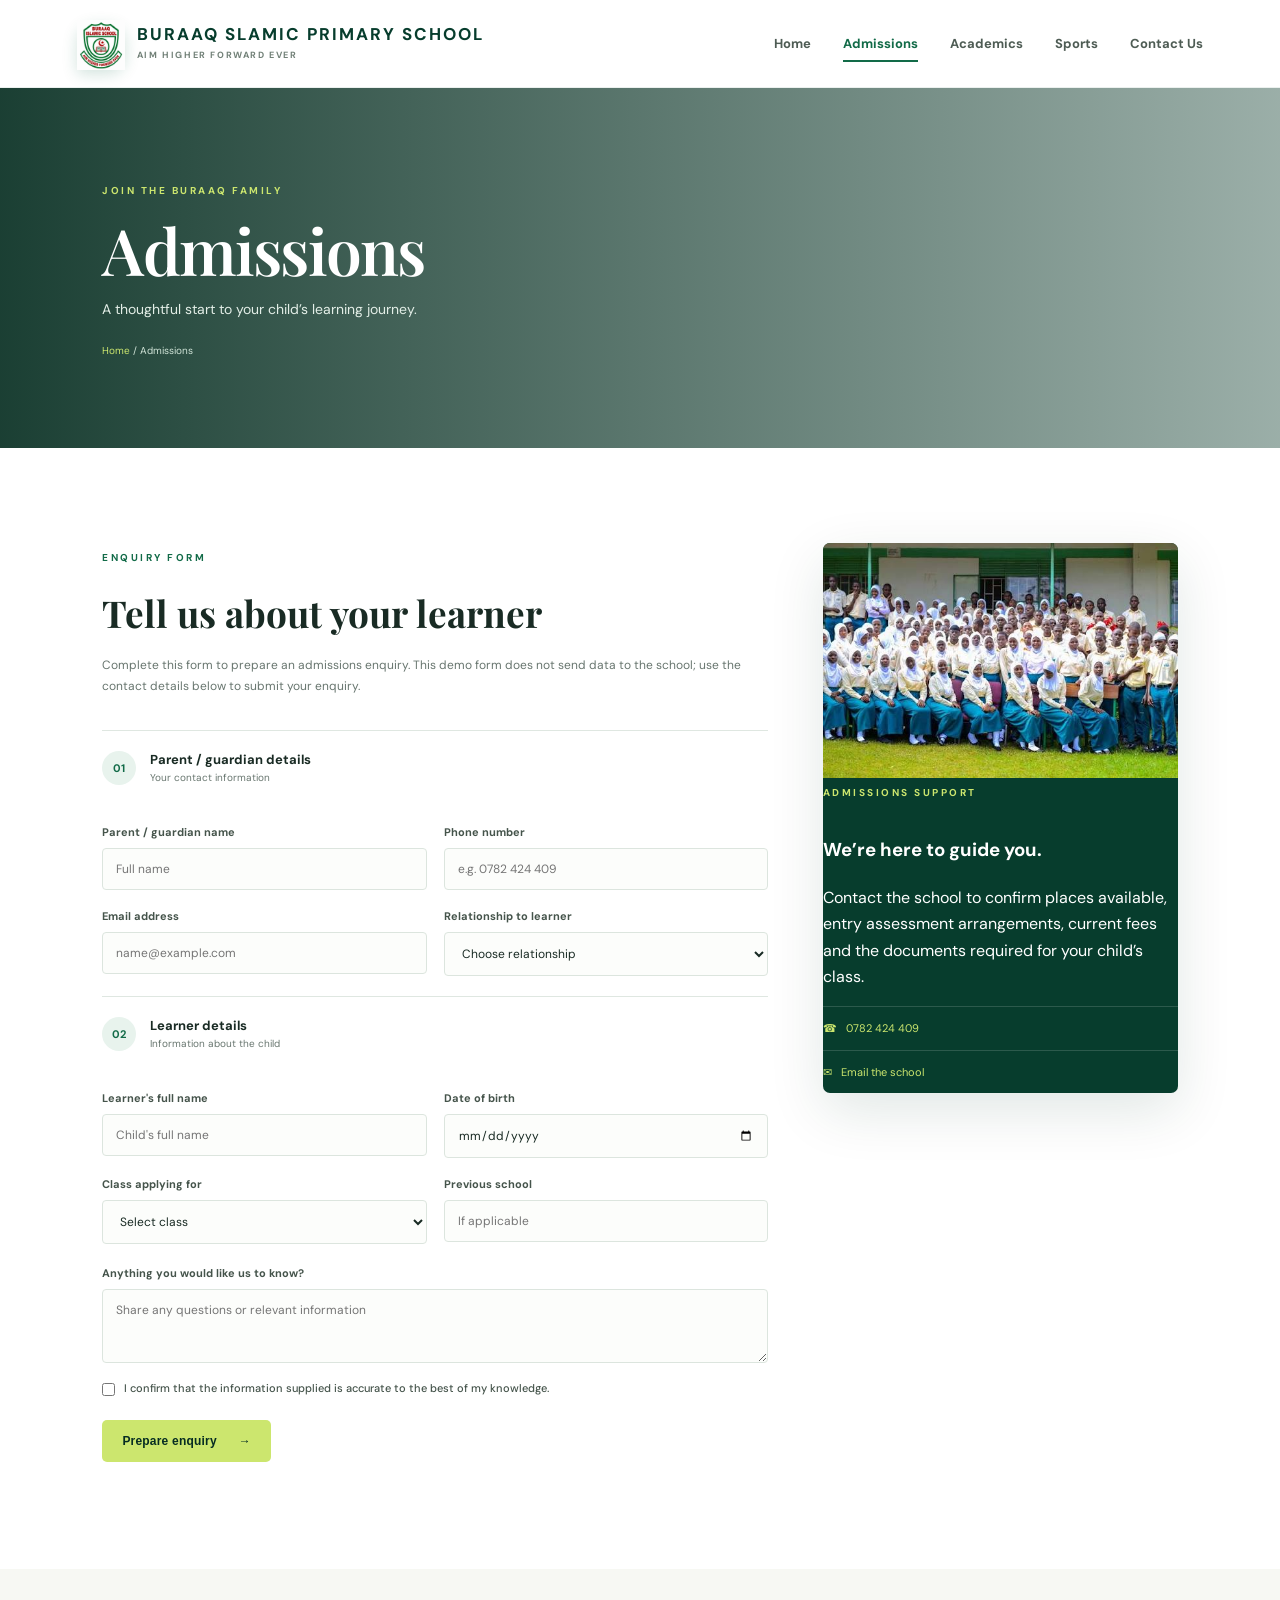
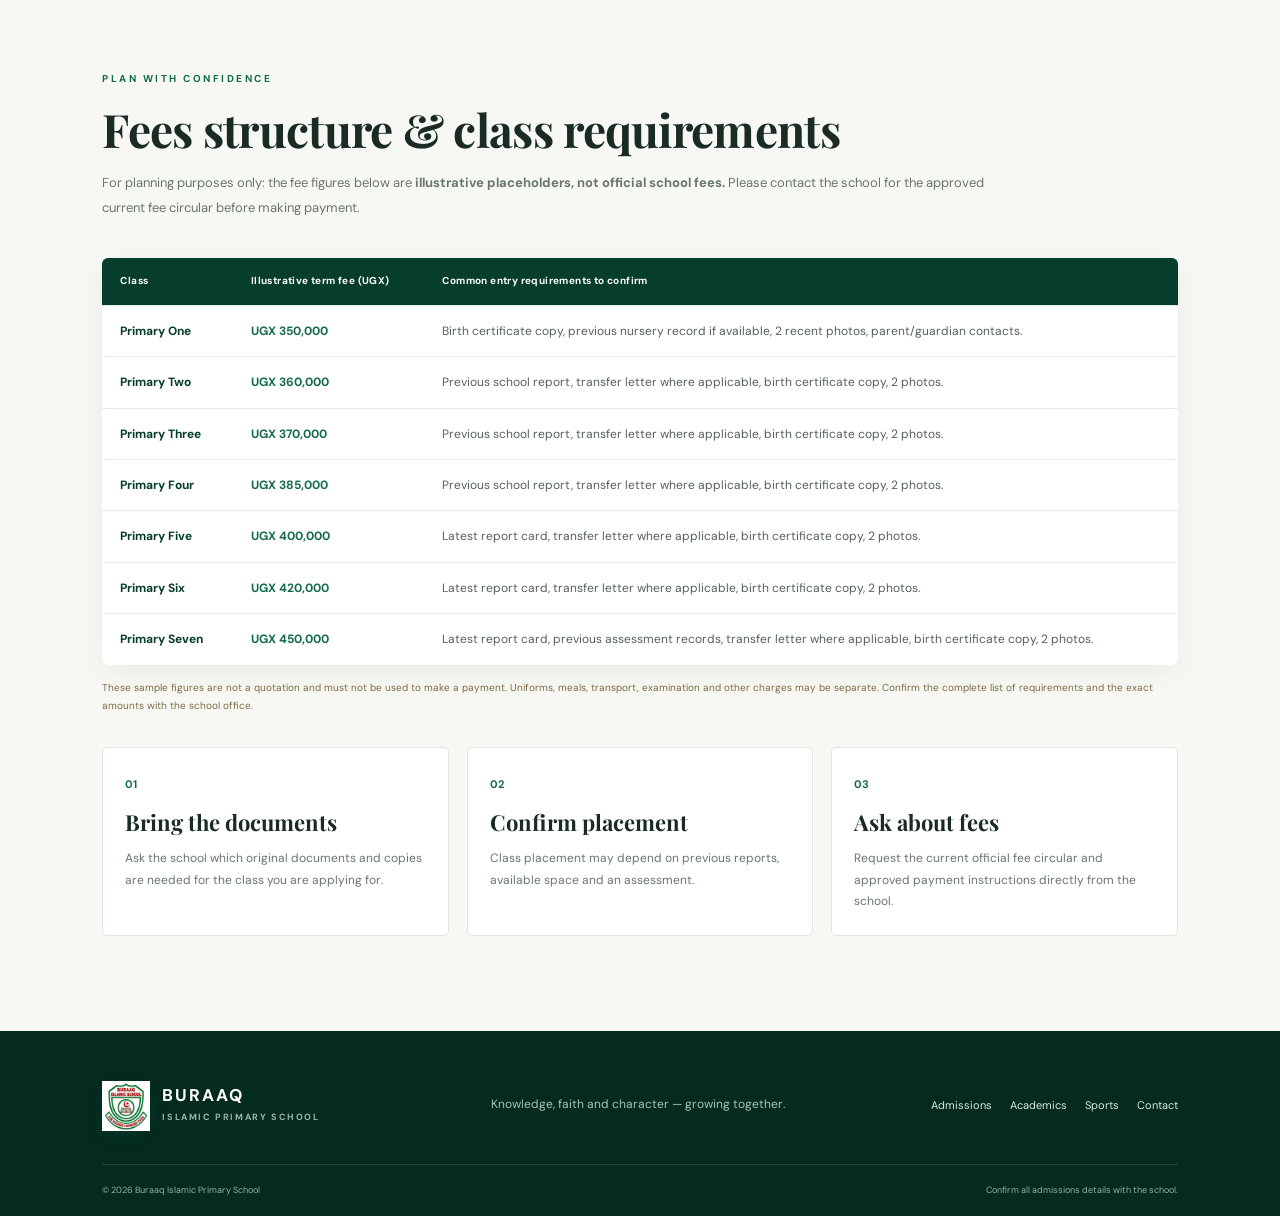
<file: admissions.html>
<!DOCTYPE html>
<html lang="en"><head><meta charset="UTF-8"><meta name="viewport" content="width=device-width, initial-scale=1.0"><title>Admissions | Buraaq Islamic Primary School</title><link rel="stylesheet" href="css/style.css"><script defer src="js/main.js"></script></head>
<body>
<header class="site-header"><a class="brand" href="index.html"><span class="brand-mark"><img src="bardge.jpeg" height="50cm" width="50cm"></span><span><strong>BURAAQ SLAMIC PRIMARY SCHOOL</strong><small>AIM HIGHER FORWARD EVER</small></span></a><button class="menu-toggle" aria-label="Open navigation" aria-expanded="false">☰</button><nav class="main-nav"><a href="index.html">Home</a><a class="active" href="admissions.html">Admissions</a><a href="academics.html">Academics</a><a href="sports.html">Sports</a><a href="contact.html">Contact Us</a></nav></header>
<main>
<section class="page-hero admissions-hero"><div class="page-hero-overlay"></div><div class="page-hero-content"><span class="eyebrow">Join the Buraaq family</span><h1>Admissions</h1><p>A thoughtful start to your child’s learning journey.</p><div class="breadcrumbs"><a href="index.html">Home</a> / Admissions</div></div></section>
<section class="section admissions-layout">
  <div class="admissions-form-wrap"><span class="eyebrow green">Enquiry form</span><h2>Tell us about your learner</h2><p class="muted">Complete this form to prepare an admissions enquiry. This demo form does not send data to the school; use the contact details below to submit your enquiry.</p>
  <form id="admission-form" class="admission-form">
    <div class="form-section-title"><span>01</span><div><b>Parent / guardian details</b><small>Your contact information</small></div></div>
    <div class="form-grid"><label>Parent / guardian name<input name="guardian" required placeholder="Full name"></label><label>Phone number<input name="phone" type="tel" required placeholder="e.g. 0782 424 409"></label><label>Email address<input name="email" type="email" placeholder="name@example.com"></label><label>Relationship to learner<select name="relationship" required><option value="">Choose relationship</option><option>Mother</option><option>Father</option><option>Guardian</option><option>Other</option></select></label></div>
    <div class="form-section-title"><span>02</span><div><b>Learner details</b><small>Information about the child</small></div></div>
    <div class="form-grid"><label>Learner's full name<input name="learner" required placeholder="Child's full name"></label><label>Date of birth<input name="dob" type="date" required></label><label>Class applying for<select name="class" required><option value="">Select class</option><option>Primary One</option><option>Primary Two</option><option>Primary Three</option><option>Primary Four</option><option>Primary Five</option><option>Primary Six</option><option>Primary Seven</option></select></label><label>Previous school<input name="previous" placeholder="If applicable"></label></div>
    <label class="full-label">Anything you would like us to know?<textarea name="message" rows="3" placeholder="Share any questions or relevant information"></textarea></label>
    <label class="check-label"><input type="checkbox" required> I confirm that the information supplied is accurate to the best of my knowledge.</label>
    <button class="btn btn-primary form-submit" type="submit">Prepare enquiry <span>→</span></button><p id="form-feedback" class="form-feedback" aria-live="polite"></p>
  </form></div>
  <aside class="admissions-aside"><img src="s1.jfif"><span class="eyebrow">Admissions support</span><h3>We’re here to guide you.</h3><p>Contact the school to confirm places available, entry assessment arrangements, current fees and the documents required for your child’s class.</p><a href="tel:+256782424409" class="aside-contact">☎ &nbsp; 0782 424 409</a><a href="mailto:buraaqislamicprimaryschool@gmail.com" class="aside-contact">✉ &nbsp; Email the school</a></div></aside>
</section>
<section class="section fees-section"><div class="section-heading"><span class="eyebrow green">Plan with confidence</span><h2>Fees structure & class requirements</h2><p>For planning purposes only: the fee figures below are <strong>illustrative placeholders, not official school fees.</strong> Please contact the school for the approved current fee circular before making payment.</p></div>
<div class="table-wrap"><table class="fees-table"><thead><tr><th>Class</th><th>Illustrative term fee (UGX)</th><th>Common entry requirements to confirm</th></tr></thead><tbody>
<tr><td><b>Primary One</b></td><td>UGX 350,000</td><td>Birth certificate copy, previous nursery record if available, 2 recent photos, parent/guardian contacts.</td></tr>
<tr><td><b>Primary Two</b></td><td>UGX 360,000</td><td>Previous school report, transfer letter where applicable, birth certificate copy, 2 photos.</td></tr>
<tr><td><b>Primary Three</b></td><td>UGX 370,000</td><td>Previous school report, transfer letter where applicable, birth certificate copy, 2 photos.</td></tr>
<tr><td><b>Primary Four</b></td><td>UGX 385,000</td><td>Previous school report, transfer letter where applicable, birth certificate copy, 2 photos.</td></tr>
<tr><td><b>Primary Five</b></td><td>UGX 400,000</td><td>Latest report card, transfer letter where applicable, birth certificate copy, 2 photos.</td></tr>
<tr><td><b>Primary Six</b></td><td>UGX 420,000</td><td>Latest report card, transfer letter where applicable, birth certificate copy, 2 photos.</td></tr>
<tr><td><b>Primary Seven</b></td><td>UGX 450,000</td><td>Latest report card, previous assessment records, transfer letter where applicable, birth certificate copy, 2 photos.</td></tr>
</tbody></table></div>
<p class="table-note">These sample figures are not a quotation and must not be used to make a payment. Uniforms, meals, transport, examination and other charges may be separate. Confirm the complete list of requirements and the exact amounts with the school office.</p>
<div class="requirement-cards"><article><span>01</span><h3>Bring the documents</h3><p>Ask the school which original documents and copies are needed for the class you are applying for.</p></article><article><span>02</span><h3>Confirm placement</h3><p>Class placement may depend on previous reports, available space and an assessment.</p></article><article><span>03</span><h3>Ask about fees</h3><p>Request the current official fee circular and approved payment instructions directly from the school.</p></article></div>
</section>
</main><footer class="site-footer"><div class="footer-main"><a class="brand brand-light" href="index.html"><span class="brand-mark"><img src="bardge.jpeg" height="50cm" width="50cm"></span><span><strong>BURAAQ</strong><small>ISLAMIC PRIMARY SCHOOL</small></span></a><p>Knowledge, faith and character — growing together.</p><div class="footer-links"><a href="admissions.html">Admissions</a><a href="academics.html">Academics</a><a href="sports.html">Sports</a><a href="contact.html">Contact</a></div></div><div class="footer-bottom"><span>© <span class="year"></span> Buraaq Islamic Primary School</span><span>Confirm all admissions details with the school.</span></div></footer>
</body></html>
</file>
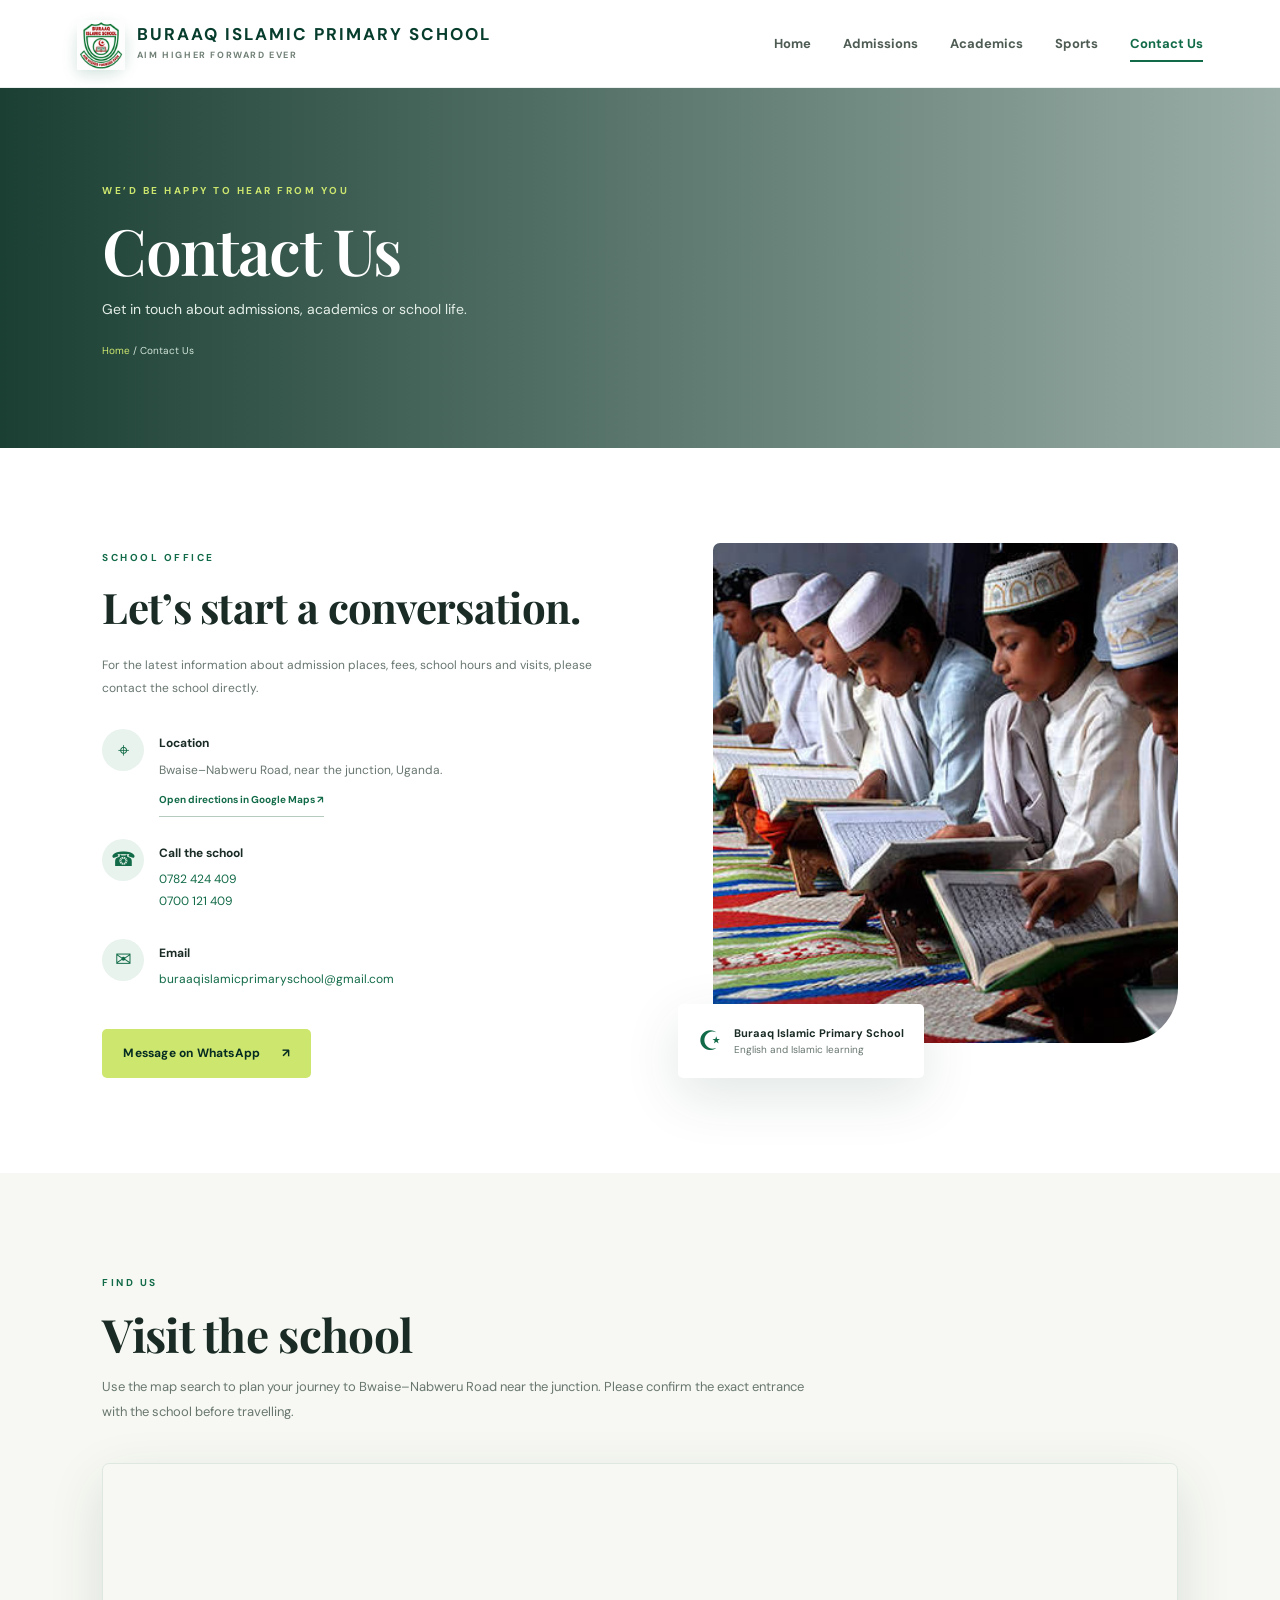
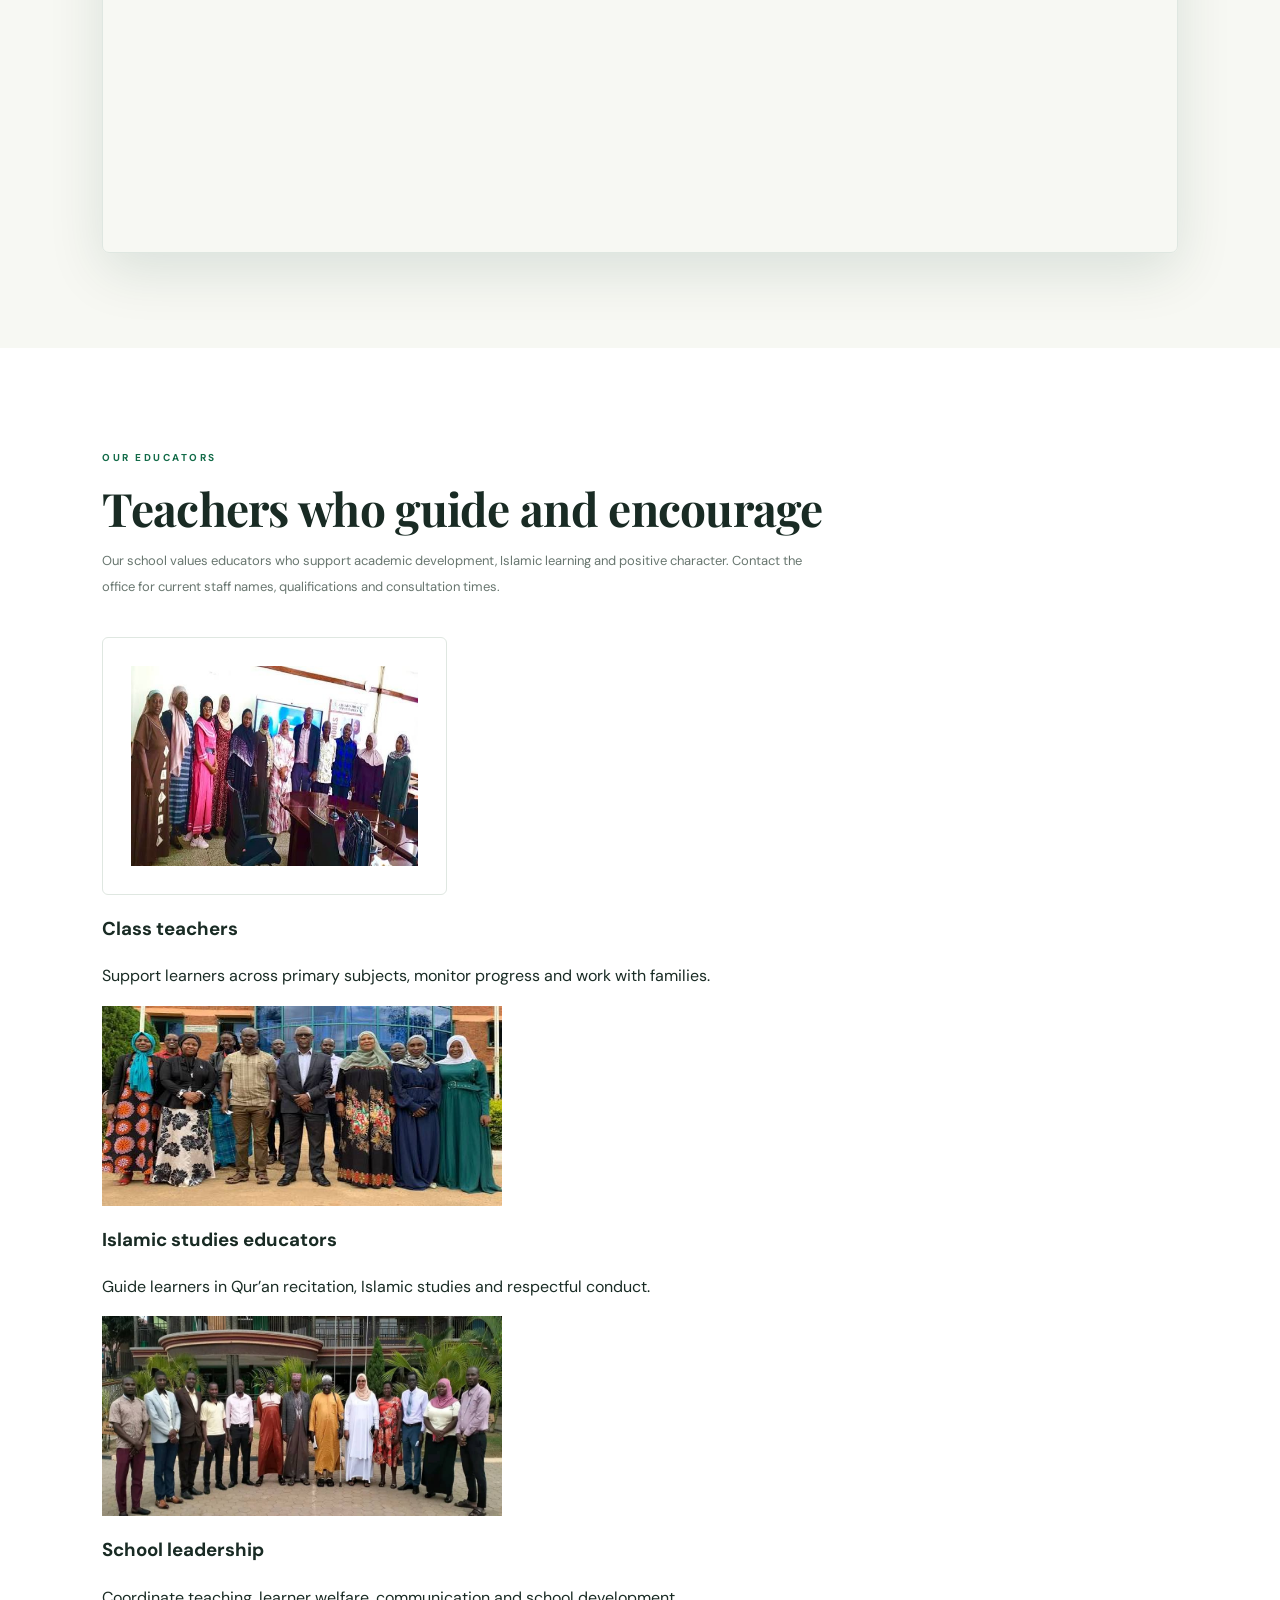
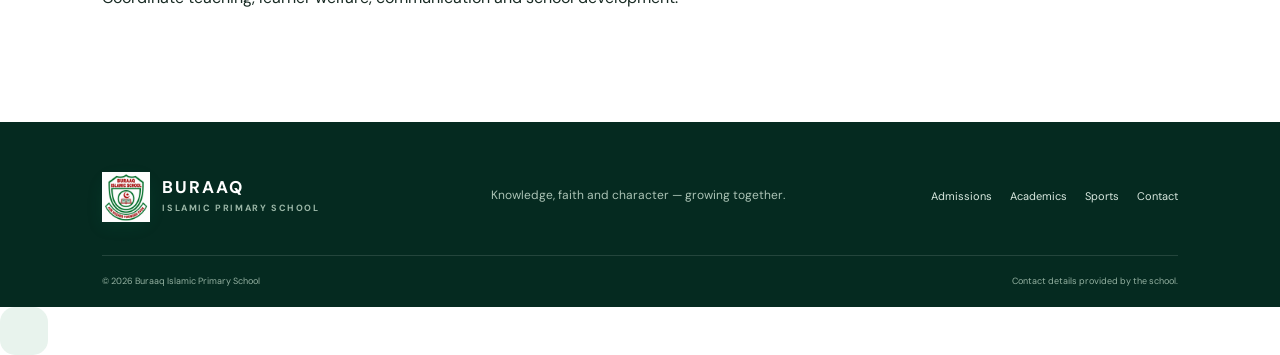
<file: contact.html>
<!DOCTYPE html>
<html lang="en"><head><meta charset="UTF-8"><meta name="viewport" content="width=device-width, initial-scale=1.0"><title>Contact Us | Buraaq Islamic Primary School</title><link rel="stylesheet" href="css/style.css"><script defer src="js/main.js"></script></head>
<body><header class="site-header"><a class="brand" href="index.html"><span class="brand-mark"><img src="bardge.jpeg" height="50cm" width="50cm"></span><span><strong>BURAAQ ISLAMIC PRIMARY SCHOOL</strong><small>AIM HIGHER FORWARD EVER</small></span></a><button class="menu-toggle" aria-label="Open navigation" aria-expanded="false">☰</button><nav class="main-nav"><a href="index.html">Home</a><a href="admissions.html">Admissions</a><a href="academics.html">Academics</a><a href="sports.html">Sports</a><a class="active" href="contact.html">Contact Us</a></nav></header>
<main><section class="page-hero contact-hero"><div class="page-hero-overlay"></div><div class="page-hero-content"><span class="eyebrow">We’d be happy to hear from you</span><h1>Contact Us</h1><p>Get in touch about admissions, academics or school life.</p><div class="breadcrumbs"><a href="index.html">Home</a> / Contact Us</div></div></section>
<section class="section contact-layout"><div class="contact-info"><span class="eyebrow green">School office</span><h2>Let’s start a conversation.</h2><p>For the latest information about admission places, fees, school hours and visits, please contact the school directly.</p>
<div class="contact-item"><span class="contact-icon">⌖</span><div><b>Location</b><p>Bwaise–Nabweru Road, near the junction, Uganda.</p><a class="text-link" target="_blank" rel="noopener" href="https://www.google.com/maps/search/?api=1&query=Bwaise-Nabweru+Road+near+the+junction+Kampala+Uganda">Open directions in Google Maps ↗</a></div></div>
<div class="contact-item"><span class="contact-icon">☎</span><div><b>Call the school</b><p><a href="tel:+256782424409">0782 424 409</a><br><a href="tel:+256700121409">0700 121 409</a></p></div></div>
<div class="contact-item"><span class="contact-icon">✉</span><div><b>Email</b><p><a href="mailto:buraaqislamicprimaryschool@gmail.com">buraaqislamicprimaryschool@gmail.com</a></p></div></div>
<a class="btn btn-primary contact-call" href="https://wa.me/256782424409" target="_blank" rel="noopener">Message on WhatsApp <span>↗</span></a>
</div>
<div class="contact-photo-wrap"><img src="qnr.jfif"><div class="contact-photo-caption"><span>☪</span><div><b>Buraaq Islamic Primary School</b><small>English and Islamic learning</small></div></div></div></section>
<section class="section map-section"><div class="section-heading"><span class="eyebrow green">Find us</span><h2>Visit the school</h2><p>Use the map search to plan your journey to Bwaise–Nabweru Road near the junction. Please confirm the exact entrance with the school before travelling.</p></div><div class="map-frame"><iframe title="Google Maps search for Buraaq Islamic Primary School near Bwaise-Nabweru Road" src="https://maps.google.com/maps?q=Bwaise-Nabweru%20Road%20near%20the%20junction%20Kampala%20Uganda&t=&z=13&ie=UTF8&iwloc=&output=embed" loading="lazy" referrerpolicy="no-referrer-when-downgrade"></iframe></div></section>
<section class="section teacher-section"><div class="section-heading"><span class="eyebrow green">Our educators</span><h2>Teachers who guide and encourage</h2><p>Our school values educators who support academic development, Islamic learning and positive character. Contact the office for current staff names, qualifications and consultation times.</p></div><div class="teacher-grid"><article><img src="schc.jfif" height="200cm" width="700cm"></div><h3>Class teachers</h3><p>Support learners across primary subjects, monitor progress and work with families.</p></article><article><img src="scht.jfif" height="200cm" width="400cm"></div><h3>Islamic studies educators</h3><p>Guide learners in Qur’an recitation, Islamic studies and respectful conduct.</p></article><article><img src="schl.jpeg" height="200cm" width="400cm"></div><h3>School leadership</h3><p>Coordinate teaching, learner welfare, communication and school development.</p></article></div></section>
</main><footer class="site-footer"><div class="footer-main"><a class="brand brand-light" href="index.html"><span class="brand-mark"><img src="bardge.jpeg" height="50cm" width="50cm"></span><span><strong>BURAAQ</strong><small>ISLAMIC PRIMARY SCHOOL</small></span></a><p>Knowledge, faith and character — growing together.</p><div class="footer-links"><a href="admissions.html">Admissions</a><a href="academics.html">Academics</a><a href="sports.html">Sports</a><a href="contact.html">Contact</a></div></div><div class="footer-bottom"><span>© <span class="year"></span> Buraaq Islamic Primary School</span><span>Contact details provided by the school.</span></div></footer></body></html>
<div class="teacher-symbol">
</file>
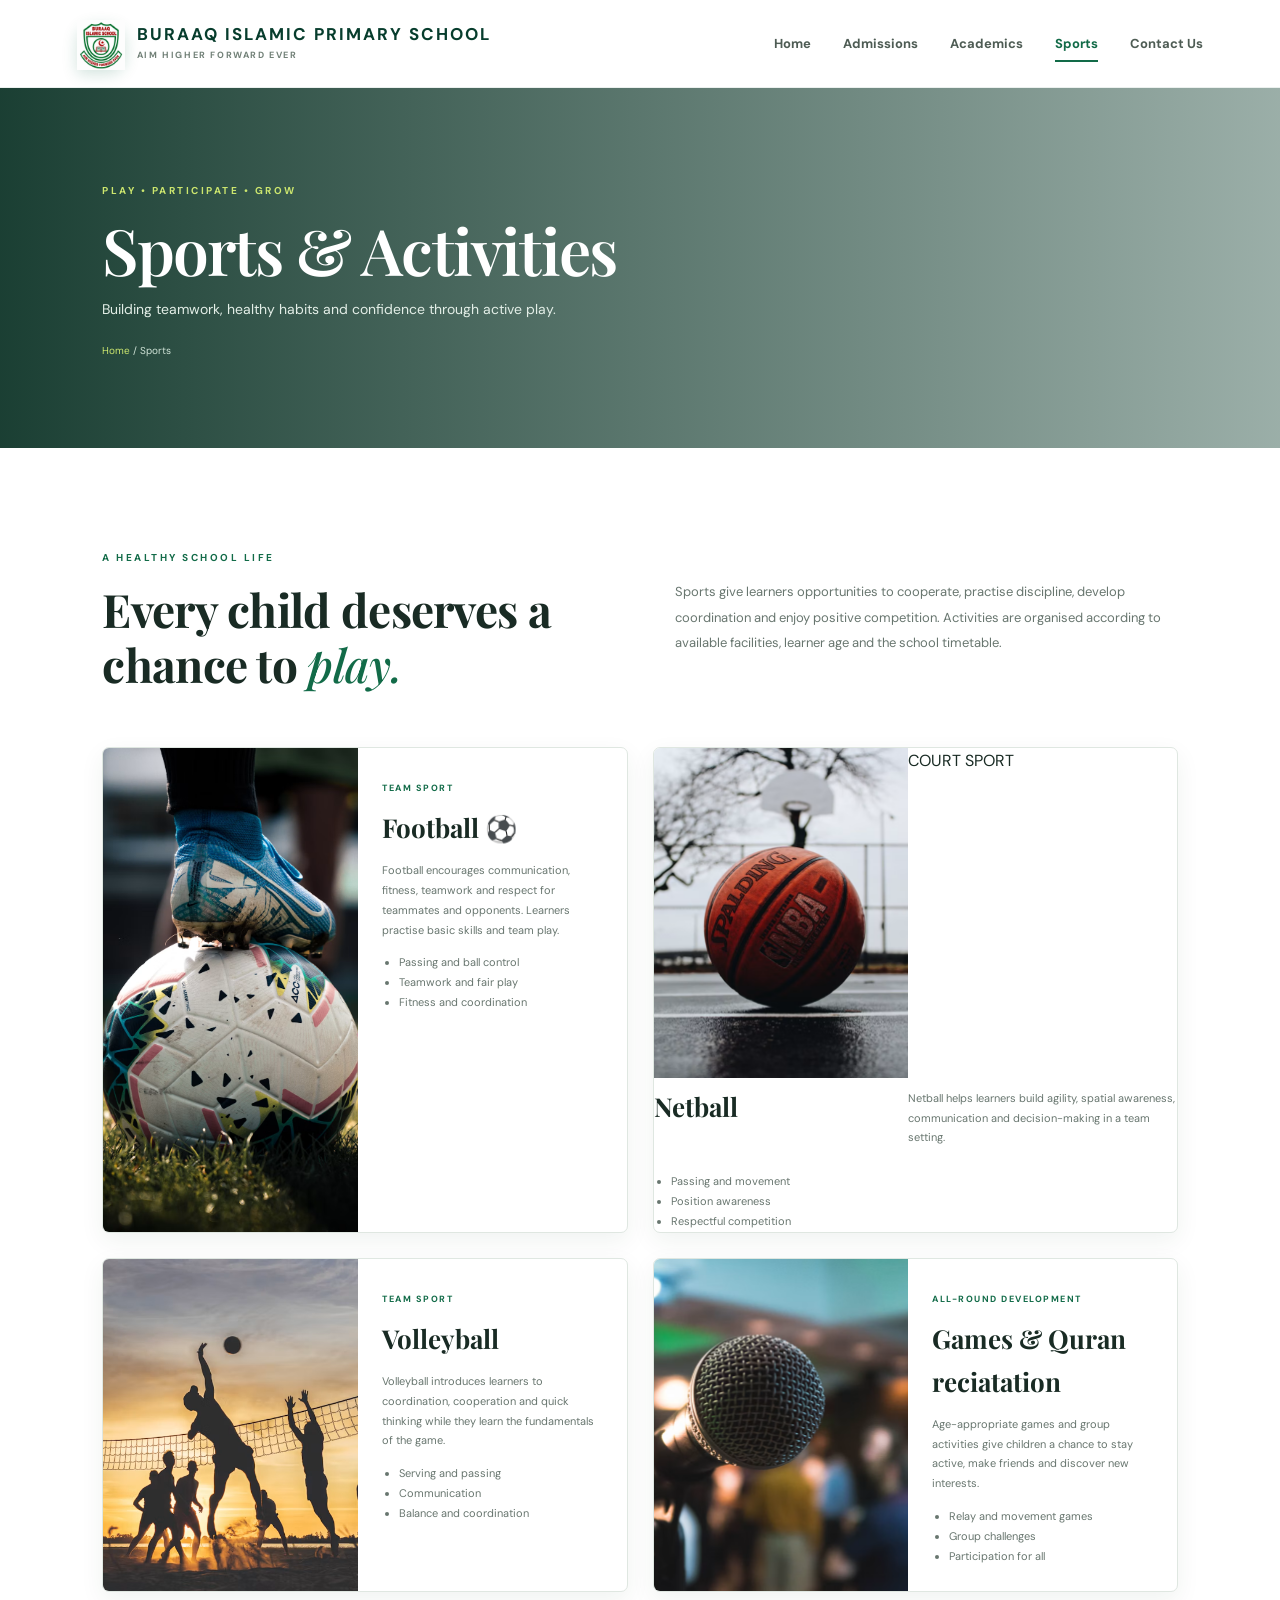
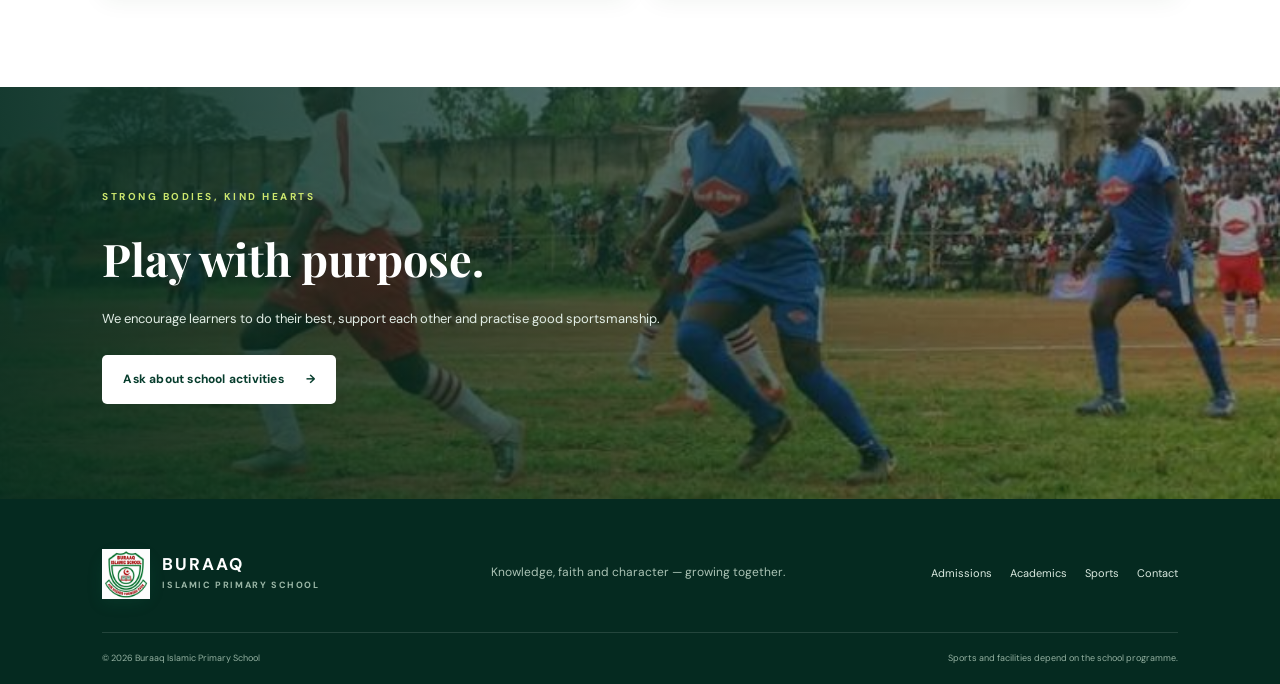
<file: sports.html>
<!DOCTYPE html>
<html lang="en"><head><meta charset="UTF-8"><meta name="viewport" content="width=device-width, initial-scale=1.0"><title>Sports & Activities | Buraaq Islamic Primary School</title><link rel="stylesheet" href="css/style.css"><script defer src="js/main.js"></script></head>
<body><header class="site-header"><a class="brand" href="index.html"><span class="brand-mark"><img src="bardge.jpeg" height="50cm" width="50cm"></span><span><strong>BURAAQ ISLAMIC PRIMARY SCHOOL</strong><small>AIM HIGHER FORWARD EVER</small></span></a><button class="menu-toggle" aria-label="Open navigation" aria-expanded="false">☰</button><nav class="main-nav"><a href="index.html">Home</a><a href="admissions.html">Admissions</a><a href="academics.html">Academics</a><a class="active" href="sports.html">Sports</a><a href="contact.html">Contact Us</a></nav></header>
<main><section class="page-hero sports-hero"><div class="page-hero-overlay"></div><div class="page-hero-content"><span class="eyebrow">Play • Participate • Grow</span><h1>Sports & Activities</h1><p>Building teamwork, healthy habits and confidence through active play.</p><div class="breadcrumbs"><a href="index.html">Home</a> / Sports</div></div></section>
<section class="section sports-intro"><div><span class="eyebrow green">A healthy school life</span><h2>Every child deserves a chance to <em>play.</em></h2></div><p>Sports give learners opportunities to cooperate, practise discipline, develop coordination and enjoy positive competition. Activities are organised according to available facilities, learner age and the school timetable.</p></section>
<section class="section sport-grid">
<article class="sport-card"><img src="foot.avif"><div class="sport-card-content"><span class="sport-tag">TEAM SPORT</span><h3>Football ⚽</h3><p>Football encourages communication, fitness, teamwork and respect for teammates and opponents. Learners practise basic skills and team play.</p><ul><li>Passing and ball control</li><li>Teamwork and fair play</li><li>Fitness and coordination</li></ul></div></article>
<article class="sport-card"><img src="net.avif">COURT SPORT</span><h3>Netball</h3><p>Netball helps learners build agility, spatial awareness, communication and decision-making in a team setting.</p><ul><li>Passing and movement</li><li>Position awareness</li><li>Respectful competition</li></ul></div></article>
<article class="sport-card"><img src="volley.avif"><div class="sport-card-content"><span class="sport-tag">TEAM SPORT</span><h3>Volleyball</h3><p>Volleyball introduces learners to coordination, cooperation and quick thinking while they learn the fundamentals of the game.</p><ul><li>Serving and passing</li><li>Communication</li><li>Balance and coordination</li></ul></div></article>
<article class="sport-card"><img src="rec.avif"><div class="sport-card-content"><span class="sport-tag">ALL-ROUND DEVELOPMENT</span><h3>Games & Quran reciatation</h3><p>Age-appropriate games and group activities give children a chance to stay active, make friends and discover new interests.</p><ul><li>Relay and movement games</li><li>Group challenges</li><li>Participation for all</li></ul></div></article>
</section>
<section class="section sports-banner"><img src="sp.jfif"><div><span class="eyebrow">Strong bodies, kind hearts</span><h2>Play with purpose.</h2><p>We encourage learners to do their best, support each other and practise good sportsmanship.</p><a class="btn btn-light" href="contact.html">Ask about school activities <span>→</span></a></div></section>
</main><footer class="site-footer"><div class="footer-main"><a class="brand brand-light" href="index.html"><span class="brand-mark"><img src="bardge.jpeg" height="50cm" width="50cm"></span><span><strong>BURAAQ</strong><small>ISLAMIC PRIMARY SCHOOL</small></span></a><p>Knowledge, faith and character — growing together.</p><div class="footer-links"><a href="admissions.html">Admissions</a><a href="academics.html">Academics</a><a href="sports.html">Sports</a><a href="contact.html">Contact</a></div></div><div class="footer-bottom"><span>© <span class="year"></span> Buraaq Islamic Primary School</span><span>Sports and facilities depend on the school programme.</span></div></footer></body></html>
</file>
<file: css/style.css>
@import url('https://fonts.googleapis.com/css2?family=DM+Sans:wght@400;500;600;700&family=Playfair+Display:ital,wght@0,500;0,600;0,700;1,500;1,600&display=swap');
:root{--green:#126b48;--green-dark:#073d2d;--green-deep:#062c22;--mint:#e8f3ed;--lime:#cce66e;--gold:#e9bd62;--ink:#192b24;--muted:#68766f;--cream:#f7f8f3;--white:#fff;--line:#dfe7e1;--shadow:0 18px 55px rgba(7,61,45,.12)}
*{box-sizing:border-box}html{scroll-behavior:smooth}body{margin:0;font-family:'DM Sans',sans-serif;color:var(--ink);background:#fff;line-height:1.65}img{max-width:100%;display:block}a{color:inherit;text-decoration:none}.site-header{height:88px;padding:0 clamp(20px,6vw,90px);display:flex;align-items:center;justify-content:space-between;gap:24px;background:#fff;position:relative;z-index:10;border-bottom:1px solid rgba(10,70,48,.08)}.brand{display:flex;align-items:center;gap:12px;min-width:max-content}.brand-mark{display:grid;place-items:center;width:48px;height:48px;border-radius:16px 16px 16px 4px;background:var(--green);color:white;font-size:30px;font-family:serif;box-shadow:0 6px 15px #126b4830}.brand strong{display:block;font-size:17px;letter-spacing:2px;color:var(--green-dark);line-height:1.2}.brand small{display:block;font-size:9px;letter-spacing:1.6px;font-weight:700;color:#718077;margin-top:4px}.main-nav{display:flex;align-items:center;gap:clamp(14px,2.5vw,34px)}.main-nav a{font-size:13px;font-weight:700;color:#4e5c54;position:relative;padding:8px 0}.main-nav a:after{content:"";position:absolute;left:0;right:100%;bottom:0;height:2px;background:var(--green);transition:.25s}.main-nav a:hover:after,.main-nav a.active:after{right:0}.main-nav a.active{color:var(--green)}.menu-toggle{display:none;background:var(--mint);border:0;border-radius:10px;padding:10px 13px;font-size:22px;color:var(--green)}
.hero{min-height:660px;background-image:url('https://images.unsplash.com/photo-1509062522246-3755977927d7?auto=format&fit=crop&w=2000&q=90');background-size:cover;background-position:center;position:relative;display:flex;align-items:center;color:white}.hero-shade,.page-hero-overlay{position:absolute;inset:0;background:linear-gradient(90deg,rgba(4,44,31,.94) 0%,rgba(5,54,38,.82) 43%,rgba(5,54,38,.18) 100%)}.hero-content{position:relative;z-index:1;max-width:730px;padding:80px clamp(24px,8vw,125px)}.eyebrow{text-transform:uppercase;font-size:10px;letter-spacing:2.5px;font-weight:700;color:var(--lime);display:inline-block;margin-bottom:15px}.eyebrow.green{color:var(--green);}.hero h1,.page-hero h1{font-family:'Playfair Display',serif;font-size:clamp(44px,6vw,76px);line-height:1.08;letter-spacing:-1.8px;margin:0 0 24px;font-weight:600}.hero h1 em,.section-copy h2 em,.sports-intro h2 em{color:var(--lime);font-weight:500}.hero-content>p{font-size:16px;color:#e1eee6;max-width:560px;line-height:1.9;margin-bottom:28px}.hero-actions{display:flex;flex-wrap:wrap;gap:12px}.btn{display:inline-flex;align-items:center;justify-content:center;gap:22px;padding:14px 20px;border-radius:5px;font-size:12px;font-weight:700;letter-spacing:.2px;transition:transform .2s,background .2s;border:1px solid transparent}.btn:hover{transform:translateY(-2px)}.btn-primary{background:var(--lime);color:var(--green-deep)}.btn-primary:hover{background:#d9f28c}.btn-outline{border-color:#ffffff8c;color:white;background:#ffffff12}.btn-light{background:white;color:var(--green-dark)}.hero-note{display:flex;align-items:center;gap:12px;margin-top:48px}.note-icon{width:44px;height:44px;border:1px solid #ffffff50;border-radius:50%;display:grid;place-items:center;color:var(--lime);font-size:24px}.hero-note strong,.hero-note small{display:block}.hero-note strong{font-size:12px}.hero-note small{font-size:10px;color:#d0e2d7;margin-top:3px}.hero-caption{position:absolute;bottom:25px;right:clamp(20px,6vw,90px);font-size:10px;letter-spacing:1.5px;text-transform:uppercase;color:#e1eee6}.trust-strip{padding:26px clamp(20px,8vw,125px);display:grid;grid-template-columns:repeat(4,1fr);gap:18px;background:var(--cream);border-bottom:1px solid var(--line)}.trust-strip div{display:flex;align-items:center;gap:14px;border-right:1px solid var(--line)}.trust-strip div:last-child{border:0}.trust-strip strong{font-family:'Playfair Display',serif;font-size:25px;color:var(--green)}.trust-strip span{font-size:11px;font-weight:700;color:#55635a}
.section{padding:95px clamp(22px,8vw,125px)}.intro-grid{display:grid;grid-template-columns:1fr 1fr;align-items:center;gap:clamp(40px,8vw,105px)}.image-stack{position:relative;padding:0 42px 42px 0}.image-main{width:100%;height:430px;object-fit:cover;border-radius:8px 8px 8px 50px}.image-inset{position:absolute;right:0;bottom:0;width:43%;height:190px;border:8px solid white;border-radius:6px;box-shadow:var(--shadow);overflow:hidden}.image-inset img{height:100%;width:100%;object-fit:cover}.floating-label{position:absolute;left:-20px;bottom:65px;background:white;box-shadow:var(--shadow);padding:14px 18px;display:flex;gap:10px;align-items:center;border-radius:4px}.floating-label span{font-size:25px;color:var(--green)}.floating-label b{font-size:11px;line-height:1.45}.section-copy h2,.section-heading h2,.cta-row h2,.academic-cta h2,.sports-intro h2,.contact-info h2{font-family:'Playfair Display',serif;font-size:clamp(31px,4vw,46px);line-height:1.2;letter-spacing:-.7px;margin:0 0 22px}.section-copy h2 em,.sports-intro h2 em{color:var(--green)}.section-copy p,.section-heading p,.sports-intro>p{font-size:13px;color:var(--muted);line-height:1.95}.text-link{font-size:12px;font-weight:700;color:var(--green);display:inline-flex;gap:18px;align-items:center;border-bottom:1px solid #b4cbbd;padding-bottom:7px;margin-top:13px}.dark-section{background:var(--green-dark);color:white}.section-heading{max-width:720px;margin-bottom:38px}.section-heading.centered{text-align:center;margin-left:auto;margin-right:auto}.section-heading h2{margin-bottom:12px}.section-heading p{margin:0}.dark-section .section-heading p{color:#b9d0c4}.feature-grid{display:grid;grid-template-columns:repeat(3,1fr);gap:22px}.feature-card{background:#fff;color:var(--ink);border-radius:7px;overflow:hidden}.feature-card img{height:210px;width:100%;object-fit:cover}.feature-card>div{padding:23px 24px 28px}.feature-number{font-size:9px;letter-spacing:2px;color:var(--green);font-weight:700}.feature-card h3,.requirement-cards h3,.teacher-grid h3{font-family:'Playfair Display',serif;font-size:22px;margin:8px 0}.feature-card p,.requirement-cards p,.teacher-grid p{font-size:12px;color:var(--muted);line-height:1.8;margin:0}.quote-band{text-align:center;background:var(--mint);padding-top:70px;padding-bottom:70px}.quote-mark{font-family:Georgia,serif;color:var(--green);font-size:70px;line-height:.8}.quote-band blockquote{max-width:790px;margin:20px auto;font-family:'Playfair Display',serif;font-size:clamp(24px,3vw,36px);line-height:1.4}.quote-band>span{font-size:9px;letter-spacing:2px;color:var(--green);font-weight:700}.cta-row,.academic-cta{display:flex;align-items:center;justify-content:space-between;gap:30px}.cta-row h2,.academic-cta h2{font-size:34px;margin-bottom:8px}.cta-row p,.academic-cta p{font-size:13px;color:var(--muted);margin:0}
.site-footer{background:#052a20;color:#d9e8df;padding:50px clamp(22px,8vw,125px) 0}.footer-main{display:grid;grid-template-columns:1.1fr 1fr 1fr;align-items:center;gap:25px;padding-bottom:35px}.brand-light .brand-mark{background:var(--lime);color:var(--green-dark)}.brand-light strong{color:white}.brand-light small{color:#9bb7a7}.footer-main>p{font-size:12px;color:#abc3b5}.footer-links{display:flex;justify-content:flex-end;flex-wrap:wrap;gap:18px}.footer-links a{font-size:11px;color:#d9e8df}.footer-bottom{border-top:1px solid #ffffff20;display:flex;justify-content:space-between;gap:15px;padding:18px 0;font-size:9px;color:#94b1a1}
.page-hero{min-height:360px;position:relative;display:flex;align-items:center;background-size:cover;background-position:center;color:white}.admissions-hero{background-image:url('https://images.unsplash.com/photo-1509062522246-3755977927d7?auto=format&fit=crop&w=1800&q=85')}.academics-hero{background-image:url('https://images.unsplash.com/photo-1503676260728-1c00da094a0b?auto=format&fit=crop&w=1800&q=85')}.sports-hero{background-image:url('https://images.unsplash.com/photo-1529390079861-591de354faf5?auto=format&fit=crop&w=1800&q=85')}.contact-hero{background-image:url('https://images.unsplash.com/photo-1497366754035-f200968a6e72?auto=format&fit=crop&w=1800&q=85')}.page-hero-overlay{background:linear-gradient(90deg,rgba(4,44,31,.91),rgba(5,54,38,.4))}.page-hero-content{position:relative;padding:65px clamp(22px,8vw,125px);max-width:900px}.page-hero h1{font-size:clamp(44px,5.5vw,64px);margin-bottom:14px}.page-hero-content>p{margin:0 0 22px;color:#e3eee7;font-size:14px}.breadcrumbs{font-size:10px;color:#d1e4d8}.breadcrumbs a{color:var(--lime)}
.admissions-layout{display:grid;grid-template-columns:1.5fr .8fr;gap:55px;align-items:start}.admissions-form-wrap h2{font-family:'Playfair Display',serif;font-size:37px;margin:0 0 8px}.muted{font-size:12px;color:var(--muted);line-height:1.8}.admission-form{margin-top:32px}.form-section-title{display:flex;align-items:center;gap:14px;padding:18px 0;border-top:1px solid var(--line);margin-bottom:18px}.form-section-title>span{display:grid;place-items:center;width:34px;height:34px;background:var(--mint);border-radius:50%;font-size:11px;font-weight:700;color:var(--green)}.form-section-title b,.form-section-title small{display:block}.form-section-title b{font-size:13px}.form-section-title small{font-size:10px;color:var(--muted)}.form-grid{display:grid;grid-template-columns:1fr 1fr;gap:17px;margin-bottom:20px}.admission-form label{display:block;font-size:11px;font-weight:700;color:#45544b}.admission-form input,.admission-form select,.admission-form textarea{display:block;width:100%;margin-top:7px;padding:12px 13px;border:1px solid #dce5de;border-radius:4px;background:#fcfdfb;font:12px 'DM Sans',sans-serif;color:var(--ink);outline:none}.admission-form input:focus,.admission-form select:focus,.admission-form textarea:focus{border-color:var(--green);box-shadow:0 0 0 3px #126b4814}.full-label{margin-bottom:17px}.check-label{display:flex!important;align-items:flex-start;gap:9px;font-weight:500!important;line-height:1.6}.check-label input{width:auto;margin:3px 0 0}.form-submit{margin-top:22px;border:0;cursor:pointer}.form-feedback{font-size:12px;color:var(--green);font-weight:700}.admissions-aside{border-radius:7px;overflow:hidden;box-shadow:var(--shadow);background:var(--green-dark);color:white;position:sticky;top:20px}.admissions-aside>img{height:235px;width:100%;object-fit:cover}.aside-content{padding:26px}.aside-content h3{font-family:'Playfair Display',serif;font-size:26px;margin:0 0 10px}.aside-content p{font-size:12px;color:#c0d4c8;line-height:1.85}.aside-contact{display:block;font-size:11px;padding:12px 0;border-top:1px solid #ffffff26;color:var(--lime)}.fees-section{background:var(--cream)}.fees-section .section-heading{max-width:900px}.table-wrap{overflow-x:auto;border-radius:6px;box-shadow:0 8px 28px #123c2410;background:white}table{width:100%;border-collapse:collapse;font-size:12px;min-width:650px}thead{background:var(--green-dark);color:white}th,td{padding:15px 18px;text-align:left;vertical-align:top;border-bottom:1px solid #e6ece7}th{font-size:10px;letter-spacing:.4px}td{color:#536158;line-height:1.7}td b{color:var(--green-dark)}tbody tr:last-child td{border-bottom:0}.fees-table td:nth-child(2){white-space:nowrap;font-weight:700;color:var(--green)}.table-note{font-size:10px;line-height:1.8;color:#7c6b43;margin:14px 0 0}.requirement-cards{display:grid;grid-template-columns:repeat(3,1fr);gap:18px;margin-top:32px}.requirement-cards article{background:white;border:1px solid var(--line);padding:22px;border-radius:5px}.requirement-cards article>span{font-size:11px;color:var(--green);font-weight:700}
.curriculum-grid{display:grid;grid-template-columns:1fr 1fr;gap:65px;align-items:center}.curriculum-photo{width:100%;height:490px;object-fit:cover;border-radius:7px 7px 7px 55px}.curriculum-points{display:grid;gap:15px;margin-top:28px}.curriculum-points>div{display:flex;gap:13px;align-items:flex-start}.curriculum-points>div>span{display:grid;place-items:center;flex:0 0 27px;height:27px;border-radius:50%;background:var(--mint);color:var(--green);font-size:13px}.curriculum-points b,.curriculum-points small{display:block}.curriculum-points b{font-size:12px}.curriculum-points small{font-size:11px;color:var(--muted);margin-top:3px}.exam-section{background:var(--cream)}.exam-cards{display:grid;grid-template-columns:repeat(3,1fr);gap:18px;margin:30px 0 50px}.exam-cards article{background:white;padding:25px;border:1px solid var(--line);border-radius:5px}.exam-icon{font-size:26px;margin-bottom:12px}.exam-cards article>span:not(.status-pill){font-size:9px;text-transform:uppercase;letter-spacing:1.3px;color:var(--green);font-weight:700}.exam-cards h3{font-family:'Playfair Display',serif;font-size:25px;margin:6px 0}.exam-cards p{font-size:11px;color:var(--muted);line-height:1.8;min-height:60px}.status-pill{display:inline-block;background:#fff3d9;color:#85631d;font-size:9px;padding:6px 9px;border-radius:20px;font-weight:700}.results-block{background:white;padding:26px;border-radius:6px}.results-title{display:flex;align-items:center;justify-content:space-between;gap:20px;margin-bottom:20px}.results-title h3{font-family:'Playfair Display',serif;font-size:25px;margin:0}.demo-label{font-size:9px;letter-spacing:1px;color:#9b4d2f;border:1px solid #e7c2b1;padding:7px 9px;border-radius:3px;font-weight:700}.academic-cta{background:var(--green-dark);color:white}.academic-cta p{color:#c0d4c8}
.sports-intro{display:grid;grid-template-columns:1fr 1fr;gap:70px;align-items:center;padding-bottom:30px}.sports-intro h2{margin:0}.sports-intro>p{margin:0}.sport-grid{padding-top:25px;display:grid;grid-template-columns:1fr 1fr;gap:25px}.sport-card{display:grid;grid-template-columns:.95fr 1fr;border:1px solid var(--line);border-radius:7px;overflow:hidden;background:white;box-shadow:0 8px 25px #0b3d2410}.sport-card>img{width:100%;height:100%;min-height:330px;object-fit:cover}.sport-card-content{padding:25px 24px}.sport-tag{font-size:9px;color:var(--green);font-weight:700;letter-spacing:1.5px}.sport-card h3{font-family:'Playfair Display',serif;font-size:26px;margin:8px 0}.sport-card p,.sport-card li{font-size:11px;color:var(--muted);line-height:1.8}.sport-card ul{padding-left:17px;margin:13px 0 0}.sports-banner{position:relative;min-height:390px;display:flex;align-items:center;color:white;overflow:hidden}.sports-banner>img{position:absolute;inset:0;width:100%;height:100%;object-fit:cover}.sports-banner:after{content:"";position:absolute;inset:0;background:linear-gradient(90deg,rgba(4,44,31,.92),rgba(4,44,31,.35))}.sports-banner>div{position:relative;z-index:1;max-width:620px}.sports-banner h2{font-family:'Playfair Display',serif;font-size:45px;margin:0 0 10px}.sports-banner p{font-size:13px;color:#e2eee6;margin-bottom:25px}
.contact-layout{display:grid;grid-template-columns:1fr 1fr;gap:75px;align-items:center}.contact-info h2{font-size:42px}.contact-info>p{font-size:12px;color:var(--muted);line-height:1.9;margin-bottom:30px}.contact-item{display:flex;gap:15px;margin:22px 0}.contact-icon{display:grid;place-items:center;width:42px;height:42px;border-radius:50%;background:var(--mint);color:var(--green);font-size:20px;flex:0 0 42px}.contact-item b{font-size:12px}.contact-item p{font-size:12px;color:var(--muted);margin:4px 0;line-height:1.8}.contact-item a{color:var(--green)}.contact-item .text-link{margin-top:4px;font-size:10px}.contact-call{margin-top:12px}.contact-photo-wrap{position:relative;padding:0 0 35px 35px}.contact-photo-wrap>img{height:500px;width:100%;object-fit:cover;border-radius:7px 7px 55px 7px}.contact-photo-caption{position:absolute;bottom:0;left:0;background:white;box-shadow:var(--shadow);padding:15px 20px;display:flex;gap:12px;align-items:center;border-radius:5px}.contact-photo-caption>span{font-size:27px;color:var(--green)}.contact-photo-caption b,.contact-photo-caption small{display:block}.contact-photo-caption b{font-size:11px}.contact-photo-caption small{font-size:10px;color:var(--muted)}.map-section{background:var(--cream)}.map-frame{height:390px;border-radius:7px;overflow:hidden;border:1px solid var(--line);box-shadow:var(--shadow)}.map-frame iframe{width:100%;height:100%;border:0}.teacher-grid{display:grid;grid-template-columns:repeat(3,1fr);gap:20px}.teacher-grid article{padding:28px;border:1px solid var(--line);border-radius:6px}.teacher-symbol{display:grid;place-items:center;width:48px;height:48px;background:var(--mint);border-radius:15px;color:var(--green);font-size:24px}
@media(max-width:900px){.site-header{height:76px;padding:0 22px}.menu-toggle{display:block}.main-nav{display:none;position:absolute;top:76px;left:0;right:0;padding:18px 25px 25px;background:white;box-shadow:0 15px 25px #052a201c;flex-direction:column;align-items:flex-start;gap:8px}.main-nav.open{display:flex}.main-nav a{width:100%;padding:9px 0}.hero{min-height:610px}.hero-content{padding:70px 35px}.intro-grid,.curriculum-grid,.contact-layout{gap:40px}.admissions-layout{grid-template-columns:1fr;gap:35px}.admissions-aside{position:static;display:grid;grid-template-columns:.8fr 1fr}.admissions-aside>img{height:100%;min-height:300px}.sports-intro{gap:35px}.sport-card{grid-template-columns:1fr}.sport-card>img{height:220px;min-height:0}.sport-card-content{padding:20px}.footer-main{grid-template-columns:1fr 1fr}.footer-links{grid-column:1/-1;justify-content:flex-start}.trust-strip{padding-left:30px;padding-right:30px}}
@media(max-width:620px){.brand-mark{width:41px;height:41px;font-size:26px}.brand strong{font-size:15px}.brand small{font-size:8px;letter-spacing:1px}.hero{min-height:640px;background-position:60% center}.hero-shade{background:linear-gradient(90deg,rgba(4,44,31,.94),rgba(5,54,38,.55))}.hero-content{padding:65px 23px}.hero h1{font-size:46px}.hero-content>p{font-size:14px}.hero-caption{display:none}.trust-strip{grid-template-columns:1fr 1fr;gap:18px;padding:23px}.trust-strip div:nth-child(2){border:0}.trust-strip strong{font-size:22px}.trust-strip span{font-size:10px}.section{padding:65px 22px}.intro-grid,.curriculum-grid,.contact-layout,.sports-intro{grid-template-columns:1fr;gap:35px}.image-stack{padding-right:20px}.image-main{height:320px}.image-inset{height:140px;width:43%;border-width:5px}.floating-label{left:-5px;bottom:35px;padding:10px 12px}.floating-label b{font-size:9px}.feature-grid,.exam-cards,.requirement-cards,.teacher-grid{grid-template-columns:1fr}.feature-card img{height:200px}.quote-band blockquote{font-size:25px}.cta-row,.academic-cta{align-items:flex-start;flex-direction:column}.cta-row h2,.academic-cta h2{font-size:29px}.footer-main{grid-template-columns:1fr;gap:12px}.footer-links{grid-column:auto;justify-content:flex-start}.footer-bottom{flex-direction:column;gap:5px}.page-hero{min-height:310px}.page-hero-content{padding:55px 24px}.page-hero h1{font-size:47px}.admissions-form-wrap h2{font-size:31px}.form-grid{grid-template-columns:1fr}.admissions-aside{display:block}.admissions-aside>img{height:220px;min-height:0}.results-title{align-items:flex-start;flex-direction:column}.results-block{padding:16px}.demo-label{font-size:8px}.sport-grid{grid-template-columns:1fr;padding-top:0}.sport-card{grid-template-columns:1fr}.sport-card>img{height:220px}.sports-banner{min-height:420px}.sports-banner h2{font-size:37px}.contact-info h2{font-size:34px}.contact-photo-wrap{padding-left:15px}.contact-photo-wrap>img{height:350px}.map-frame{height:310px}.table-wrap table{min-width:620px}}
</file>
